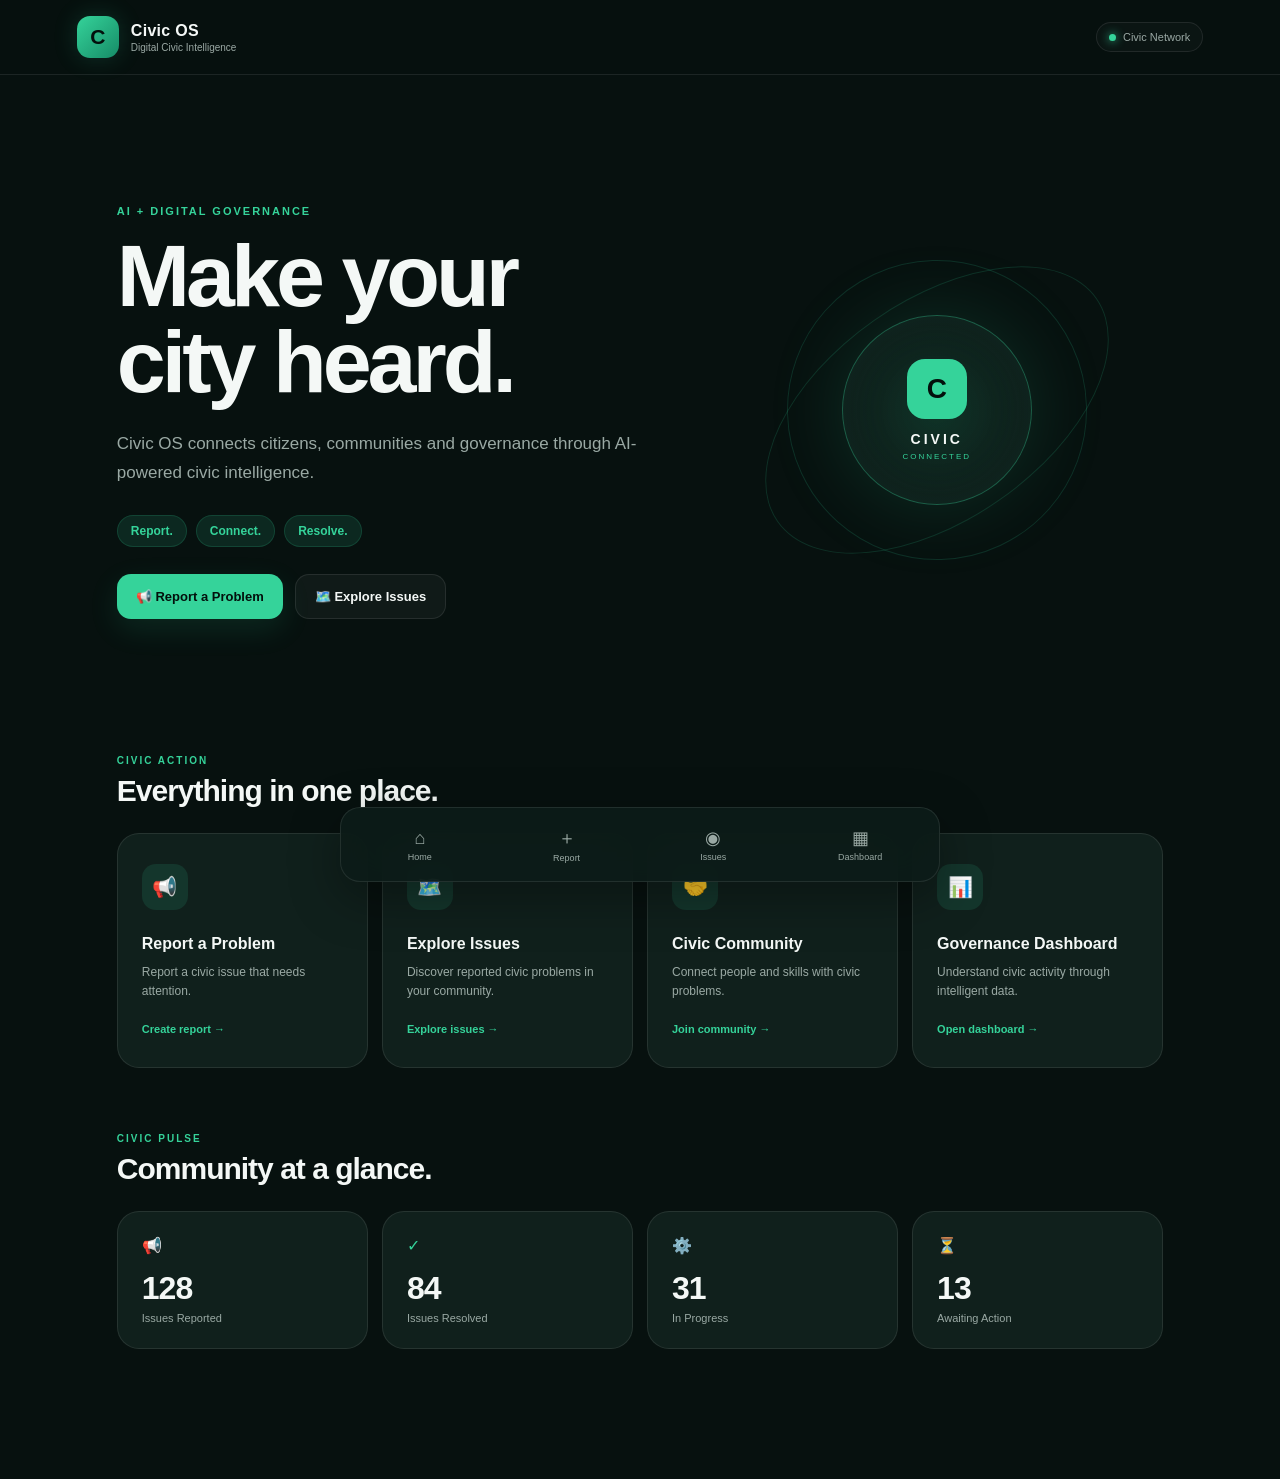
<file: index.html>
<!DOCTYPE html>
<html lang="en">

<head>

    <meta charset="UTF-8">

    <meta
        name="viewport"
        content="width=device-width, initial-scale=1.0"
    >

    <title>Civic OS — Report. Connect. Resolve.</title>

    <link rel="stylesheet" href="style.css">

</head>


<body>


    <!-- =====================================
         TOP NAVIGATION
    ====================================== -->

    <header class="topbar">

        <div class="brand">

            <div class="brand-logo">
                C
            </div>

            <div class="brand-text">

                <strong>
                    Civic OS
                </strong>

                <span>
                    Digital Civic Intelligence
                </span>

            </div>

        </div>


        <div class="network-status">

            <span class="status-dot"></span>

            Civic Network

        </div>

    </header>



    <!-- =====================================
         MAIN APP
    ====================================== -->

    <main id="app">


        <!-- HOME SCREEN -->

        <section
            id="homeScreen"
            class="screen active"
        >

            <div class="hero">

                <div class="hero-content">

                    <span class="eyebrow">
                        AI + DIGITAL GOVERNANCE
                    </span>

                    <h1>
                        Make your city heard.
                    </h1>

                    <p>
                        Civic OS connects citizens,
                        communities and governance
                        through AI-powered civic intelligence.
                    </p>


                    <div class="hero-motto">

                        <span>
                            Report.
                        </span>

                        <span>
                            Connect.
                        </span>

                        <span>
                            Resolve.
                        </span>

                    </div>


                    <div class="hero-actions">

                        <button
                            class="btn btn-primary"
                            onclick="showScreen('reportScreen')"
                        >
                            📢 Report a Problem
                        </button>


                        <button
                            class="btn btn-secondary"
                            onclick="showScreen('issuesScreen')"
                        >
                            🗺️ Explore Issues
                        </button>

                    </div>

                </div>


                <div class="hero-visual">

                    <div class="orbit orbit-one"></div>

                    <div class="orbit orbit-two"></div>

                    <div class="civic-core">

                        <div class="core-icon">
                            C
                        </div>

                        <span>
                            CIVIC
                        </span>

                        <small>
                            CONNECTED
                        </small>

                    </div>

                </div>

            </div>


            <!-- QUICK ACTIONS -->

            <section class="section">

                <span class="section-label">
                    CIVIC ACTION
                </span>

                <h2>
                    Everything in one place.
                </h2>


                <div class="action-grid">


                    <button
                        class="action-card"
                        onclick="showScreen('reportScreen')"
                    >

                        <div class="card-icon">
                            📢
                        </div>

                        <h3>
                            Report a Problem
                        </h3>

                        <p>
                            Report a civic issue
                            that needs attention.
                        </p>

                        <span class="card-link">
                            Create report →
                        </span>

                    </button>



                    <button
                        class="action-card"
                        onclick="showScreen('issuesScreen')"
                    >

                        <div class="card-icon">
                            🗺️
                        </div>

                        <h3>
                            Explore Issues
                        </h3>

                        <p>
                            Discover reported civic
                            problems in your community.
                        </p>

                        <span class="card-link">
                            Explore issues →
                        </span>

                    </button>



                    <button
                        class="action-card"
                        onclick="showScreen('communityScreen')"
                    >

                        <div class="card-icon">
                            🤝
                        </div>

                        <h3>
                            Civic Community
                        </h3>

                        <p>
                            Connect people and skills
                            with civic problems.
                        </p>

                        <span class="card-link">
                            Join community →
                        </span>

                    </button>



                    <button
                        class="action-card"
                        onclick="showScreen('dashboardScreen')"
                    >

                        <div class="card-icon">
                            📊
                        </div>

                        <h3>
                            Governance Dashboard
                        </h3>

                        <p>
                            Understand civic activity
                            through intelligent data.
                        </p>

                        <span class="card-link">
                            Open dashboard →
                        </span>

                    </button>


                </div>

            </section>


            <!-- CIVIC PULSE -->

            <section class="section">

                <span class="section-label">
                    CIVIC PULSE
                </span>

                <h2>
                    Community at a glance.
                </h2>


                <div class="stats-grid">


                    <div class="stat-card">

                        <span>
                            📢
                        </span>

                        <strong>
                            128
                        </strong>

                        <p>
                            Issues Reported
                        </p>

                    </div>


                    <div class="stat-card">

                        <span>
                            ✓
                        </span>

                        <strong>
                            84
                        </strong>

                        <p>
                            Issues Resolved
                        </p>

                    </div>


                    <div class="stat-card">

                        <span>
                            ⚙️
                        </span>

                        <strong>
                            31
                        </strong>

                        <p>
                            In Progress
                        </p>

                    </div>


                    <div class="stat-card">

                        <span>
                            ⏳
                        </span>

                        <strong>
                            13
                        </strong>

                        <p>
                            Awaiting Action
                        </p>

                    </div>


                </div>

            </section>

        </section>



        <!-- =====================================
             REPORT SCREEN
        ====================================== -->

        <section
            id="reportScreen"
            class="screen"
        >

            <div class="page-header">

                <span class="eyebrow">
                    CIVIC REPORTING
                </span>

                <h1>
                    Report a Problem
                </h1>

                <p>
                    Tell Civic OS about a civic issue
                    and let AI help analyze it.
                </p>

            </div>


            <div class="report-card">

                <h2>
                    What is the problem?
                </h2>

                <div class="category-grid">


                    <button
                        class="category-option"
                        onclick="selectCategory(this, 'Roads')"
                    >
                        🛣️ Roads
                    </button>


                    <button
                        class="category-option"
                        onclick="selectCategory(this, 'Garbage')"
                    >
                        🗑️ Garbage
                    </button>


                    <button
                        class="category-option"
                        onclick="selectCategory(this, 'Streetlights')"
                    >
                        💡 Streetlights
                    </button>


                    <button
                        class="category-option"
                        onclick="selectCategory(this, 'Water')"
                    >
                        💧 Water
                    </button>


                    <button
                        class="category-option"
                        onclick="selectCategory(this, 'Health')"
                    >
                        🏥 Public Health
                    </button>


                    <button
                        class="category-option"
                        onclick="selectCategory(this, 'Education')"
                    >
                        🎓 Education
                    </button>


                    <button
                        class="category-option"
                        onclick="selectCategory(this, 'Environment')"
                    >
                        🌱 Environment
                    </button>


                    <button
                        class="category-option"
                        onclick="selectCategory(this, 'Other')"
                    >
                        ••• Other
                    </button>


                </div>


                <h2>
                    Describe the issue
                </h2>

                <textarea
                    id="issueDescription"
                    placeholder="Example: There is a large pothole near the school entrance..."
                ></textarea>


                <h2>
                    Location
                </h2>

                <input
                    type="text"
                    id="issueLocation"
                    placeholder="Enter location or landmark"
                >


                <button
                    class="btn btn-primary full-button"
                    onclick="analyzeIssue()"
                >
                    ✦ Analyze with AI
                </button>


                <div
                    id="analysisResult"
                    class="analysis-result"
                >

                    <h2>
                        ✦ AI Analysis
                    </h2>

                    <div id="resultContent"></div>

                </div>

            </div>

        </section>



        <!-- =====================================
             ISSUES SCREEN
        ====================================== -->

        <section
            id="issuesScreen"
            class="screen"
        >

            <div class="page-header">

                <span class="eyebrow">
                    CIVIC ISSUES
                </span>

                <h1>
                    Explore Issues
                </h1>

                <p>
                    See what your community is reporting.
                </p>

            </div>


            <div class="issue-list">


                <div class="issue-card">

                    <div>

                        <h3>
                            🛣️ Large pothole near school
                        </h3>

                        <p>
                            Infrastructure · 12 min ago
                        </p>

                    </div>

                    <span class="priority high">
                        HIGH
                    </span>

                </div>


                <div class="issue-card">

                    <div>

                        <h3>
                            🗑️ Garbage collection delayed
                        </h3>

                        <p>
                            Sanitation · 34 min ago
                        </p>

                    </div>

                    <span class="priority medium">
                        MEDIUM
                    </span>

                </div>


                <div class="issue-card">

                    <div>

                        <h3>
                            💡 Streetlight repaired
                        </h3>

                        <p>
                            Public Lighting · 1 hr ago
                        </p>

                    </div>

                    <span class="priority resolved">
                        RESOLVED
                    </span>

                </div>


            </div>

        </section>



        <!-- =====================================
             COMMUNITY SCREEN
        ====================================== -->

        <section
            id="communityScreen"
            class="screen"
        >

            <div class="page-header">

                <span class="eyebrow">
                    CIVIC COMMUNITY
                </span>

                <h1>
                    Connect & Collaborate
                </h1>

                <p>
                    Communities can connect people,
                    skills and civic problems.
                </p>

            </div>


            <div class="coming-card">

                🤝

                <h2>
                    Civic Collaboration
                </h2>

                <p>
                    This space will connect citizens,
                    volunteers and local skills with
                    problems that need help.
                </p>

            </div>

        </section>



        <!-- =====================================
             DASHBOARD SCREEN
        ====================================== -->

        <section
            id="dashboardScreen"
            class="screen"
        >

            <div class="page-header">

                <span class="eyebrow">
                    GOVERNANCE INTELLIGENCE
                </span>

                <h1>
                    Civic Dashboard
                </h1>

                <p>
                    A central view of civic activity,
                    issues and resolution progress.
                </p>

            </div>


            <div class="dashboard-grid">


                <div class="stat-card">

                    <strong>
                        128
                    </strong>

                    <p>
                        Total Reports
                    </p>

                </div>


                <div class="stat-card">

                    <strong>
                        84
                    </strong>

                    <p>
                        Resolved
                    </p>

                </div>


                <div class="stat-card">

                    <strong>
                        31
                    </strong>

                    <p>
                        In Progress
                    </p>

                </div>


                <div class="stat-card">

                    <strong>
                        13
                    </strong>

                    <p>
                        Awaiting Action
                    </p>

                </div>


            </div>

        </section>


    </main>



    <!-- =====================================
         BOTTOM NAVIGATION
    ====================================== -->

    <nav class="bottom-nav">


        <button
            onclick="showScreen('homeScreen')"
        >
            ⌂
            <small>Home</small>
        </button>


        <button
            onclick="showScreen('reportScreen')"
        >
            ＋
            <small>Report</small>
        </button>


        <button
            onclick="showScreen('issuesScreen')"
        >
            ◉
            <small>Issues</small>
        </button>


        <button
            onclick="showScreen('dashboardScreen')"
        >
            ▦
            <small>Dashboard</small>
        </button>


    </nav>



    <script src="script.js"></script>

</body>

</html>
</file>
<file: style.css>
/* =========================================
   CIVIC OS — GLOBAL STYLES
========================================= */

:root {
    --bg: #07110f;
    --bg-soft: #0c1916;
    --card: #10201c;
    --card-hover: #142923;
    --border: rgba(255, 255, 255, 0.09);

    --text: #f4f8f6;
    --muted: #9aa9a4;

    --green: #35d39a;
    --green-dark: #168c67;
    --green-soft: rgba(53, 211, 154, 0.12);

    --danger: #ff6b6b;
    --warning: #ffc857;

    --radius: 22px;
}


/* =========================================
   RESET
========================================= */

* {
    margin: 0;
    padding: 0;
    box-sizing: border-box;
}

html {
    scroll-behavior: smooth;
}

body {
    background: var(--bg);
    color: var(--text);
    font-family: -apple-system, BlinkMacSystemFont, "Segoe UI",
        Roboto, Helvetica, Arial, sans-serif;

    min-height: 100vh;
    padding-bottom: 90px;
}

button,
input,
textarea {
    font: inherit;
}

button {
    cursor: pointer;
}


/* =========================================
   TOP BAR
========================================= */

.topbar {
    position: sticky;
    top: 0;
    z-index: 100;

    width: 100%;

    display: flex;
    align-items: center;
    justify-content: space-between;

    padding: 16px 6%;

    background: rgba(7, 17, 15, 0.88);
    backdrop-filter: blur(18px);

    border-bottom: 1px solid var(--border);
}

.brand {
    display: flex;
    align-items: center;
    gap: 12px;
}

.brand-logo {
    width: 42px;
    height: 42px;

    display: flex;
    align-items: center;
    justify-content: center;

    border-radius: 13px;

    background: linear-gradient(
        135deg,
        var(--green),
        var(--green-dark)
    );

    color: #03100c;
    font-weight: 900;
    font-size: 21px;

    box-shadow: 0 0 25px rgba(53, 211, 154, 0.18);
}

.brand-text {
    display: flex;
    flex-direction: column;
}

.brand-text strong {
    font-size: 16px;
    letter-spacing: 0.3px;
}

.brand-text span {
    font-size: 10px;
    color: var(--muted);
    margin-top: 2px;
}

.network-status {
    display: flex;
    align-items: center;
    gap: 7px;

    font-size: 11px;
    color: var(--muted);

    padding: 8px 12px;

    border: 1px solid var(--border);
    border-radius: 50px;

    background: rgba(255, 255, 255, 0.025);
}

.status-dot {
    width: 7px;
    height: 7px;

    border-radius: 50%;

    background: var(--green);

    box-shadow: 0 0 10px var(--green);
}


/* =========================================
   SCREENS
========================================= */

.screen {
    display: none;

    width: min(1200px, 100%);
    margin: 0 auto;

    padding: 55px 6% 40px;

    animation: fadeIn 0.35s ease;
}

.screen.active {
    display: block;
}

@keyframes fadeIn {
    from {
        opacity: 0;
        transform: translateY(8px);
    }

    to {
        opacity: 1;
        transform: translateY(0);
    }
}


/* =========================================
   HERO
========================================= */

.hero {
    min-height: 560px;

    display: grid;
    grid-template-columns: 1.1fr 0.9fr;

    align-items: center;

    gap: 40px;

    padding: 45px 0;
}

.hero-content {
    max-width: 650px;
}

.eyebrow {
    display: inline-block;

    font-size: 11px;
    font-weight: 700;

    letter-spacing: 2px;

    color: var(--green);

    margin-bottom: 16px;
}

.hero h1 {
    font-size: clamp(46px, 8vw, 88px);

    line-height: 0.98;

    letter-spacing: -4px;

    margin-bottom: 25px;
}

.hero p {
    max-width: 580px;

    color: var(--muted);

    font-size: 17px;

    line-height: 1.7;
}

.hero-motto {
    display: flex;
    gap: 9px;

    margin: 27px 0;
}

.hero-motto span {
    padding: 8px 13px;

    border-radius: 50px;

    background: var(--green-soft);

    border: 1px solid rgba(53, 211, 154, 0.16);

    color: var(--green);

    font-size: 12px;
    font-weight: 700;
}

.hero-actions {
    display: flex;
    flex-wrap: wrap;
    gap: 12px;
}


/* =========================================
   HERO VISUAL
========================================= */

.hero-visual {
    min-height: 400px;

    position: relative;

    display: flex;
    align-items: center;
    justify-content: center;
}

.civic-core {
    width: 190px;
    height: 190px;

    border-radius: 50%;

    display: flex;
    flex-direction: column;

    align-items: center;
    justify-content: center;

    background:
        radial-gradient(
            circle,
            rgba(53, 211, 154, 0.18),
            rgba(16, 32, 28, 0.9) 65%
        );

    border: 1px solid rgba(53, 211, 154, 0.35);

    box-shadow:
        0 0 80px rgba(53, 211, 154, 0.15),
        inset 0 0 50px rgba(53, 211, 154, 0.06);

    position: relative;

    z-index: 3;
}

.core-icon {
    width: 60px;
    height: 60px;

    display: flex;
    align-items: center;
    justify-content: center;

    border-radius: 18px;

    background: var(--green);

    color: #03100c;

    font-size: 28px;
    font-weight: 900;

    margin-bottom: 12px;
}

.civic-core span {
    font-size: 14px;
    font-weight: 800;
    letter-spacing: 3px;
}

.civic-core small {
    color: var(--green);

    font-size: 8px;

    letter-spacing: 2px;

    margin-top: 5px;
}

.orbit {
    position: absolute;

    border: 1px solid rgba(53, 211, 154, 0.16);

    border-radius: 50%;
}

.orbit-one {
    width: 300px;
    height: 300px;

    transform: rotate(20deg);
}

.orbit-two {
    width: 390px;
    height: 220px;

    transform: rotate(-35deg);
}


/* =========================================
   BUTTONS
========================================= */

.btn {
    border: none;

    padding: 14px 19px;

    border-radius: 14px;

    font-size: 13px;
    font-weight: 700;

    transition: 0.2s ease;
}

.btn:hover {
    transform: translateY(-2px);
}

.btn-primary {
    background: var(--green);

    color: #03100c;

    box-shadow: 0 10px 30px rgba(53, 211, 154, 0.12);
}

.btn-secondary {
    background: rgba(255, 255, 255, 0.04);

    color: var(--text);

    border: 1px solid var(--border);
}

.full-button {
    width: 100%;
    margin-top: 25px;
}


/* =========================================
   SECTIONS
========================================= */

.section {
    margin-top: 65px;
}

.section-label {
    display: block;

    color: var(--green);

    font-size: 10px;
    font-weight: 800;

    letter-spacing: 2px;

    margin-bottom: 8px;
}

.section h2 {
    font-size: 30px;

    letter-spacing: -1px;

    margin-bottom: 25px;
}


/* =========================================
   ACTION CARDS
========================================= */

.action-grid {
    display: grid;

    grid-template-columns: repeat(4, 1fr);

    gap: 14px;
}

.action-card {
    text-align: left;

    padding: 24px;

    min-height: 235px;

    background: var(--card);

    color: var(--text);

    border: 1px solid var(--border);

    border-radius: var(--radius);

    transition: 0.25s ease;
}

.action-card:hover {
    transform: translateY(-5px);

    background: var(--card-hover);

    border-color: rgba(53, 211, 154, 0.3);
}

.card-icon {
    width: 46px;
    height: 46px;

    display: flex;
    align-items: center;
    justify-content: center;

    border-radius: 14px;

    background: var(--green-soft);

    font-size: 20px;

    margin-bottom: 25px;
}

.action-card h3 {
    font-size: 16px;

    margin-bottom: 10px;
}

.action-card p {
    color: var(--muted);

    font-size: 12px;

    line-height: 1.6;

    margin-bottom: 18px;
}

.card-link {
    color: var(--green);

    font-size: 11px;

    font-weight: 700;
}


/* =========================================
   STATS
========================================= */

.stats-grid,
.dashboard-grid {
    display: grid;

    grid-template-columns: repeat(4, 1fr);

    gap: 14px;
}

.stat-card {
    padding: 24px;

    background: var(--card);

    border: 1px solid var(--border);

    border-radius: var(--radius);
}

.stat-card span {
    display: block;

    margin-bottom: 15px;

    color: var(--green);
}

.stat-card strong {
    display: block;

    font-size: 32px;

    letter-spacing: -1px;

    margin-bottom: 5px;
}

.stat-card p {
    color: var(--muted);

    font-size: 11px;
}


/* =========================================
   PAGE HEADERS
========================================= */

.page-header {
    max-width: 700px;

    margin-bottom: 35px;
}

.page-header h1 {
    font-size: clamp(38px, 7vw, 65px);

    letter-spacing: -3px;

    line-height: 1;

    margin-bottom: 15px;
}

.page-header p {
    color: var(--muted);

    line-height: 1.7;
}


/* =========================================
   REPORT CARD
========================================= */

.report-card {
    max-width: 800px;

    padding: 30px;

    background: var(--card);

    border: 1px solid var(--border);

    border-radius: var(--radius);
}

.report-card h2 {
    font-size: 17px;

    margin-bottom: 16px;

    margin-top: 25px;
}

.report-card h2:first-child {
    margin-top: 0;
}


/* =========================================
   CATEGORY BUTTONS
========================================= */

.category-grid {
    display: grid;

    grid-template-columns: repeat(4, 1fr);

    gap: 10px;
}

.category-option {
    padding: 13px 10px;

    border-radius: 12px;

    border: 1px solid var(--border);

    background: rgba(255, 255, 255, 0.025);

    color: var(--muted);

    font-size: 12px;

    transition: 0.2s ease;
}

.category-option:hover {
    border-color: rgba(53, 211, 154, 0.35);

    color: var(--text);
}

.category-option.selected {
    background: var(--green-soft);

    color: var(--green);

    border-color: var(--green);
}


/* =========================================
   INPUTS
========================================= */

textarea,
input {
    width: 100%;

    background: #091713;

    border: 1px solid var(--border);

    border-radius: 14px;

    color: var(--text);

    outline: none;
}

textarea {
    min-height: 150px;

    resize: vertical;

    padding: 16px;

    line-height: 1.6;
}

input {
    padding: 15px;
}

textarea:focus,
input:focus {
    border-color: rgba(53, 211, 154, 0.6);

    box-shadow: 0 0 0 3px rgba(53, 211, 154, 0.06);
}

textarea::placeholder,
input::placeholder {
    color: #61716c;
}


/* =========================================
   AI ANALYSIS
========================================= */

.analysis-result {
    display: none;

    margin-top: 25px;

    padding: 22px;

    border-radius: 17px;

    background: var(--green-soft);

    border: 1px solid rgba(53, 211, 154, 0.2);
}

.analysis-result.show {
    display: block;
}

.analysis-result h2 {
    color: var(--green);

    margin: 0 0 15px;
}

#resultContent {
    color: var(--muted);

    font-size: 13px;

    line-height: 1.7;
}


/* =========================================
   ISSUE LIST
========================================= */

.issue-list {
    display: flex;

    flex-direction: column;

    gap: 12px;
}

.issue-card {
    display: flex;

    align-items: center;

    justify-content: space-between;

    gap: 20px;

    padding: 22px;

    background: var(--card);

    border: 1px solid var(--border);

    border-radius: 18px;
}

.issue-card h3 {
    font-size: 15px;

    margin-bottom: 7px;
}

.issue-card p {
    color: var(--muted);

    font-size: 11px;
}

.priority {
    padding: 7px 10px;

    border-radius: 50px;

    font-size: 9px;

    font-weight: 800;

    white-space: nowrap;
}

.priority.high {
    color: var(--danger);

    background: rgba(255, 107, 107, 0.1);
}

.priority.medium {
    color: var(--warning);

    background: rgba(255, 200, 87, 0.1);
}

.priority.resolved {
    color: var(--green);

    background: var(--green-soft);
}


/* =========================================
   COMMUNITY
========================================= */

.coming-card {
    max-width: 700px;

    padding: 50px 30px;

    text-align: center;

    background: var(--card);

    border: 1px solid var(--border);

    border-radius: var(--radius);
}

.coming-card:first-letter {
    font-size: 45px;
}

.coming-card h2 {
    margin: 18px 0 10px;
}

.coming-card p {
    color: var(--muted);

    line-height: 1.7;

    font-size: 13px;
}


/* =========================================
   BOTTOM NAVIGATION
========================================= */

.bottom-nav {
    position: fixed;

    left: 50%;
    bottom: 18px;

    transform: translateX(-50%);

    z-index: 200;

    width: min(600px, 90%);

    display: grid;

    grid-template-columns: repeat(4, 1fr);

    gap: 5px;

    padding: 8px;

    background: rgba(13, 28, 24, 0.92);

    backdrop-filter: blur(20px);

    border: 1px solid var(--border);

    border-radius: 20px;

    box-shadow: 0 15px 50px rgba(0, 0, 0, 0.35);
}

.bottom-nav button {
    border: none;

    background: transparent;

    color: var(--muted);

    padding: 10px 5px;

    border-radius: 13px;

    font-size: 18px;

    transition: 0.2s ease;
}

.bottom-nav button:hover {
    background: var(--green-soft);

    color: var(--green);
}

.bottom-nav small {
    display: block;

    font-size: 9px;

    margin-top: 3px;
}


/* =========================================
   MOBILE
========================================= */

@media (max-width: 850px) {

    .hero {
        grid-template-columns: 1fr;

        min-height: auto;

        padding-top: 30px;
    }

    .hero-visual {
        min-height: 330px;

        order: -1;
    }

    .hero h1 {
        font-size: 55px;
    }

    .action-grid {
        grid-template-columns: repeat(2, 1fr);
    }

    .stats-grid,
    .dashboard-grid {
        grid-template-columns: repeat(2, 1fr);
    }

    .category-grid {
        grid-template-columns: repeat(2, 1fr);
    }
}


@media (max-width: 520px) {

    .topbar {
        padding: 13px 5%;
    }

    .network-status {
        font-size: 9px;
    }

    .brand-text span {
        display: none;
    }

    .screen {
        padding: 35px 5% 30px;
    }

    .hero {
        padding-top: 15px;
    }

    .hero-visual {
        min-height: 270px;
    }

    .civic-core {
        width: 150px;
        height: 150px;
    }

    .core-icon {
        width: 48px;
        height: 48px;

        font-size: 22px;
    }

    .orbit-one {
        width: 240px;
        height: 240px;
    }

    .orbit-two {
        width: 290px;
        height: 170px;
    }

    .hero h1 {
        font-size: 46px;

        letter-spacing: -2px;
    }

    .hero p {
        font-size: 14px;
    }

    .hero-motto {
        flex-wrap: wrap;
    }

    .action-grid {
        grid-template-columns: 1fr;
    }

    .stats-grid,
    .dashboard-grid {
        grid-template-columns: 1fr 1fr;
    }

    .category-grid {
        grid-template-columns: 1fr 1fr;
    }

    .report-card {
        padding: 20px;
    }

    .issue-card {
        align-items: flex-start;

        flex-direction: column;
    }

    .page-header h1 {
        font-size: 42px;
    }

    .bottom-nav {
        bottom: 12px;

        width: 94%;
    }
}
</file>
